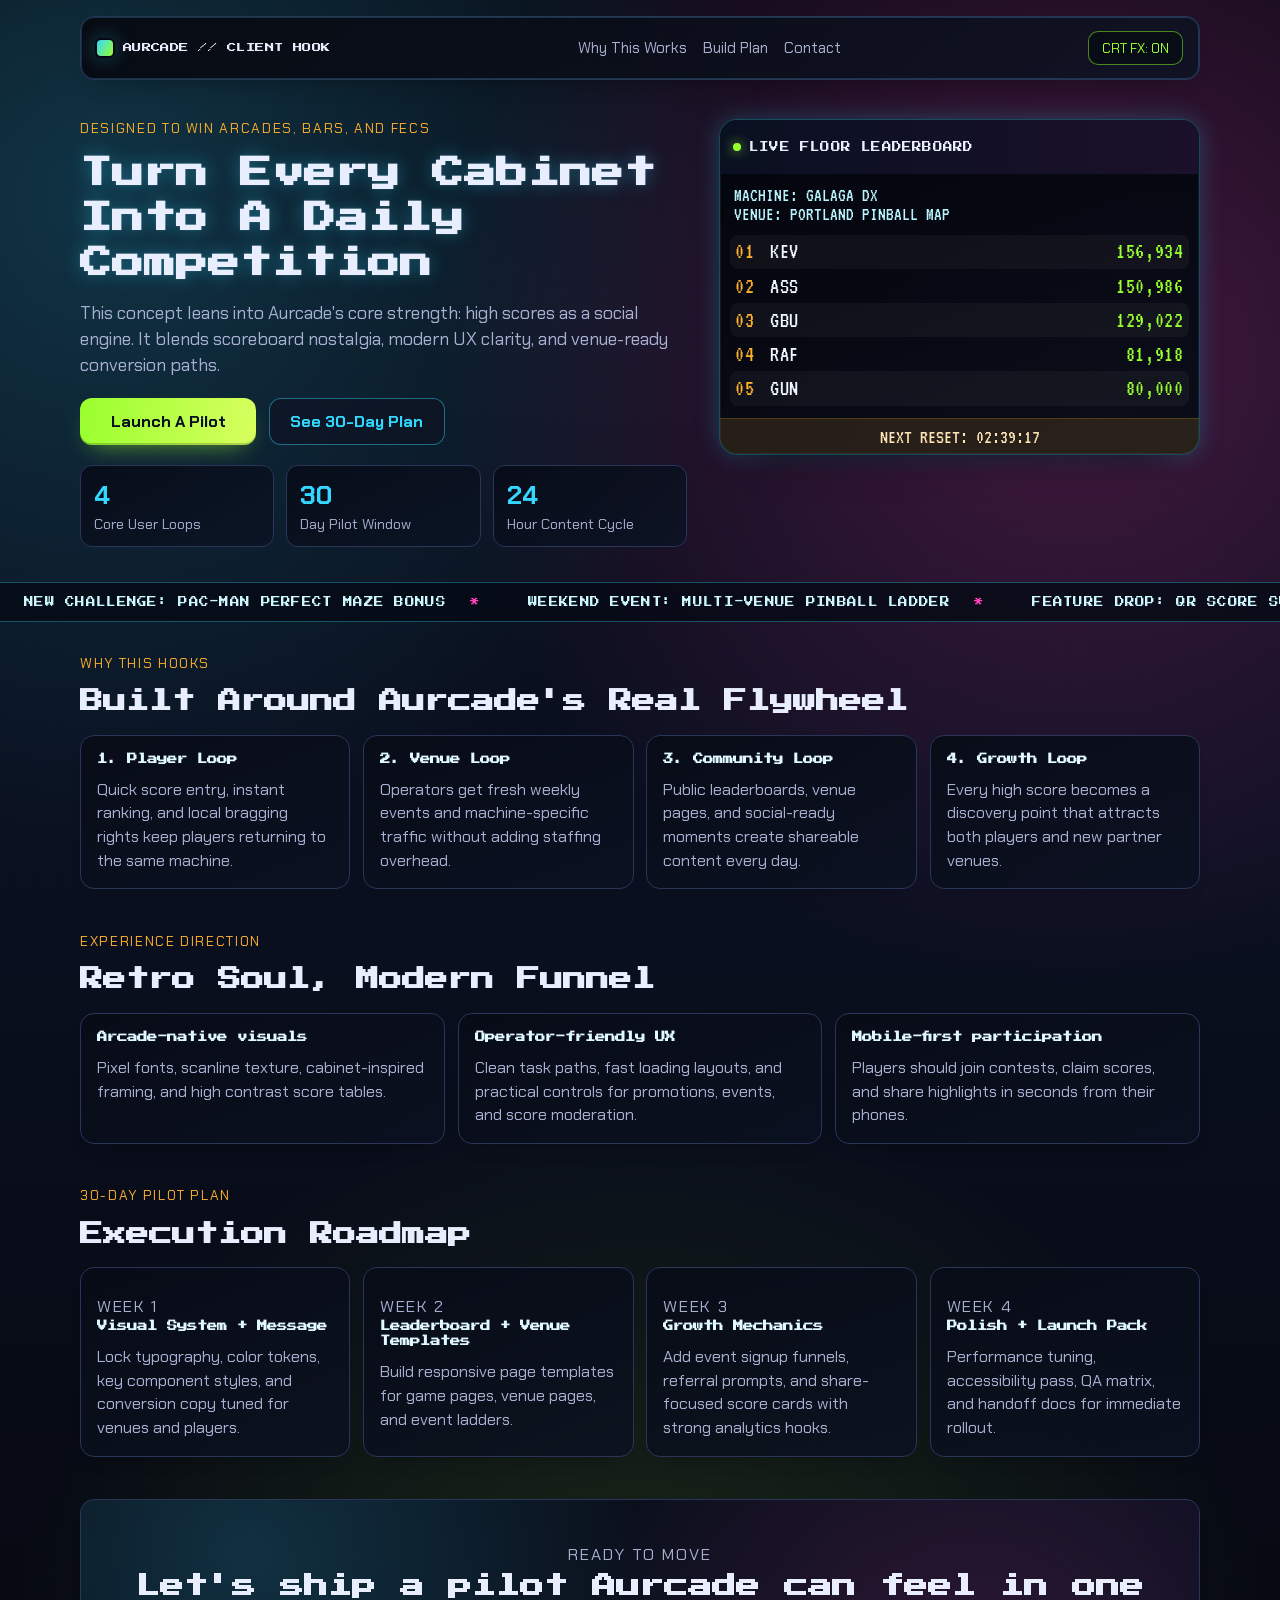
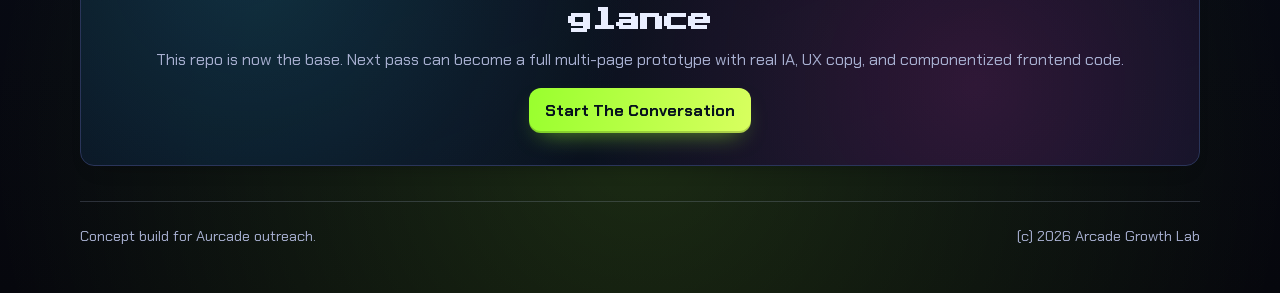
<file: hook-1/index.html>
<!doctype html>
<html lang="en">
  <head>
    <meta charset="UTF-8" />
    <meta name="viewport" content="width=device-width, initial-scale=1.0" />
    <title>Aurcade Client Hook Concept</title>
    <meta
      name="description"
      content="A conversion-first, retro-modern web concept designed to hook Aurcade as a client."
    />
    <link rel="preconnect" href="https://fonts.googleapis.com" />
    <link rel="preconnect" href="https://fonts.gstatic.com" crossorigin />
    <link
      href="https://fonts.googleapis.com/css2?family=Chakra+Petch:wght@400;500;700&family=Press+Start+2P&family=VT323&display=swap"
      rel="stylesheet"
    />
    <link rel="stylesheet" href="./styles.css" />
  </head>
  <body>
    <div class="scanlines" aria-hidden="true"></div>
    <div class="noise" aria-hidden="true"></div>

    <header class="topbar">
      <a class="brand" href="#top" aria-label="Home">
        <span class="brand-mark"></span>
        <span class="brand-text">AURCADE // CLIENT HOOK</span>
      </a>
      <nav class="menu" aria-label="Primary">
        <a href="#why">Why This Works</a>
        <a href="#build">Build Plan</a>
        <a href="#contact">Contact</a>
      </nav>
      <button class="fx-toggle" type="button" data-scan-toggle>
        CRT FX: ON
      </button>
    </header>

    <main id="top">
      <section class="hero container reveal">
        <div class="hero-copy">
          <p class="kicker">Designed to win arcades, bars, and FECs</p>
          <h1>Turn Every Cabinet Into A Daily Competition</h1>
          <p class="lede">
            This concept leans into Aurcade's core strength: high scores as a
            social engine. It blends scoreboard nostalgia, modern UX clarity,
            and venue-ready conversion paths.
          </p>
          <div class="hero-actions">
            <a class="btn btn-primary" href="#contact">Launch A Pilot</a>
            <a class="btn btn-ghost" href="#build">See 30-Day Plan</a>
          </div>
          <div class="hero-metrics">
            <article class="metric-card">
              <p class="metric-value countup" data-target="4">0</p>
              <p class="metric-label">Core User Loops</p>
            </article>
            <article class="metric-card">
              <p class="metric-value countup" data-target="30">0</p>
              <p class="metric-label">Day Pilot Window</p>
            </article>
            <article class="metric-card">
              <p class="metric-value countup" data-target="24">0</p>
              <p class="metric-label">Hour Content Cycle</p>
            </article>
          </div>
        </div>

        <aside class="scoreboard-frame" aria-label="Leaderboard preview">
          <header class="scoreboard-header">
            <span class="status-dot"></span>
            <p>LIVE FLOOR LEADERBOARD</p>
          </header>
          <div class="scoreboard-meta">
            <p class="machine">MACHINE: GALAGA DX</p>
            <p class="venue">VENUE: PORTLAND PINBALL MAP</p>
          </div>
          <ol class="score-list">
            <li>
              <span class="rank">01</span><span class="name">KEV</span
              ><span class="score">156,934</span>
            </li>
            <li>
              <span class="rank">02</span><span class="name">ASS</span
              ><span class="score">150,986</span>
            </li>
            <li>
              <span class="rank">03</span><span class="name">GBU</span
              ><span class="score">129,022</span>
            </li>
            <li>
              <span class="rank">04</span><span class="name">RAF</span
              ><span class="score">81,918</span>
            </li>
            <li>
              <span class="rank">05</span><span class="name">GUN</span
              ><span class="score">80,000</span>
            </li>
          </ol>
          <p class="scoreboard-foot">NEXT RESET: 02:39:17</p>
        </aside>
      </section>

      <section class="ticker-wrap" aria-label="Live activity feed">
        <div class="ticker-track">
          <span>NEW CHALLENGE: PAC-MAN PERFECT MAZE BONUS</span>
          <span>WEEKEND EVENT: MULTI-VENUE PINBALL LADDER</span>
          <span>FEATURE DROP: QR SCORE SUBMIT + VENUE PROFILE</span>
          <span>TOP COMMUNITY TAG: #ARCADENIGHT</span>
          <span>NEW CHALLENGE: PAC-MAN PERFECT MAZE BONUS</span>
          <span>WEEKEND EVENT: MULTI-VENUE PINBALL LADDER</span>
          <span>FEATURE DROP: QR SCORE SUBMIT + VENUE PROFILE</span>
          <span>TOP COMMUNITY TAG: #ARCADENIGHT</span>
        </div>
      </section>

      <section id="why" class="container section reveal">
        <header class="section-head">
          <p class="kicker">Why this hooks</p>
          <h2>Built Around Aurcade's Real Flywheel</h2>
        </header>
        <div class="loop-grid">
          <article class="loop-card">
            <h3>1. Player Loop</h3>
            <p>
              Quick score entry, instant ranking, and local bragging rights keep
              players returning to the same machine.
            </p>
          </article>
          <article class="loop-card">
            <h3>2. Venue Loop</h3>
            <p>
              Operators get fresh weekly events and machine-specific traffic
              without adding staffing overhead.
            </p>
          </article>
          <article class="loop-card">
            <h3>3. Community Loop</h3>
            <p>
              Public leaderboards, venue pages, and social-ready moments create
              shareable content every day.
            </p>
          </article>
          <article class="loop-card">
            <h3>4. Growth Loop</h3>
            <p>
              Every high score becomes a discovery point that attracts both
              players and new partner venues.
            </p>
          </article>
        </div>
      </section>

      <section class="container section reveal">
        <header class="section-head">
          <p class="kicker">Experience Direction</p>
          <h2>Retro Soul, Modern Funnel</h2>
        </header>
        <div class="panel-grid">
          <article class="panel">
            <h3>Arcade-native visuals</h3>
            <p>
              Pixel fonts, scanline texture, cabinet-inspired framing, and high
              contrast score tables.
            </p>
          </article>
          <article class="panel">
            <h3>Operator-friendly UX</h3>
            <p>
              Clean task paths, fast loading layouts, and practical controls for
              promotions, events, and score moderation.
            </p>
          </article>
          <article class="panel">
            <h3>Mobile-first participation</h3>
            <p>
              Players should join contests, claim scores, and share highlights
              in seconds from their phones.
            </p>
          </article>
        </div>
      </section>

      <section id="build" class="container section reveal">
        <header class="section-head">
          <p class="kicker">30-Day Pilot Plan</p>
          <h2>Execution Roadmap</h2>
        </header>
        <div class="roadmap">
          <article class="roadmap-step">
            <p class="step-label">Week 1</p>
            <h3>Visual System + Message</h3>
            <p>
              Lock typography, color tokens, key component styles, and conversion
              copy tuned for venues and players.
            </p>
          </article>
          <article class="roadmap-step">
            <p class="step-label">Week 2</p>
            <h3>Leaderboard + Venue Templates</h3>
            <p>
              Build responsive page templates for game pages, venue pages, and
              event ladders.
            </p>
          </article>
          <article class="roadmap-step">
            <p class="step-label">Week 3</p>
            <h3>Growth Mechanics</h3>
            <p>
              Add event signup funnels, referral prompts, and share-focused score
              cards with strong analytics hooks.
            </p>
          </article>
          <article class="roadmap-step">
            <p class="step-label">Week 4</p>
            <h3>Polish + Launch Pack</h3>
            <p>
              Performance tuning, accessibility pass, QA matrix, and handoff docs
              for immediate rollout.
            </p>
          </article>
        </div>
      </section>

      <section id="contact" class="container section reveal">
        <div class="contact-panel">
          <p class="kicker">Ready to move</p>
          <h2>Let's ship a pilot Aurcade can feel in one glance</h2>
          <p>
            This repo is now the base. Next pass can become a full multi-page
            prototype with real IA, UX copy, and componentized frontend code.
          </p>
          <a class="btn btn-primary" href="mailto:hello@yourstudio.com"
            >Start The Conversation</a
          >
        </div>
      </section>
    </main>

    <footer class="footer">
      <p>Concept build for Aurcade outreach.</p>
      <p>(c) <span id="year"></span> Arcade Growth Lab</p>
    </footer>

    <script src="./main.js"></script>
  </body>
</html>
</file>
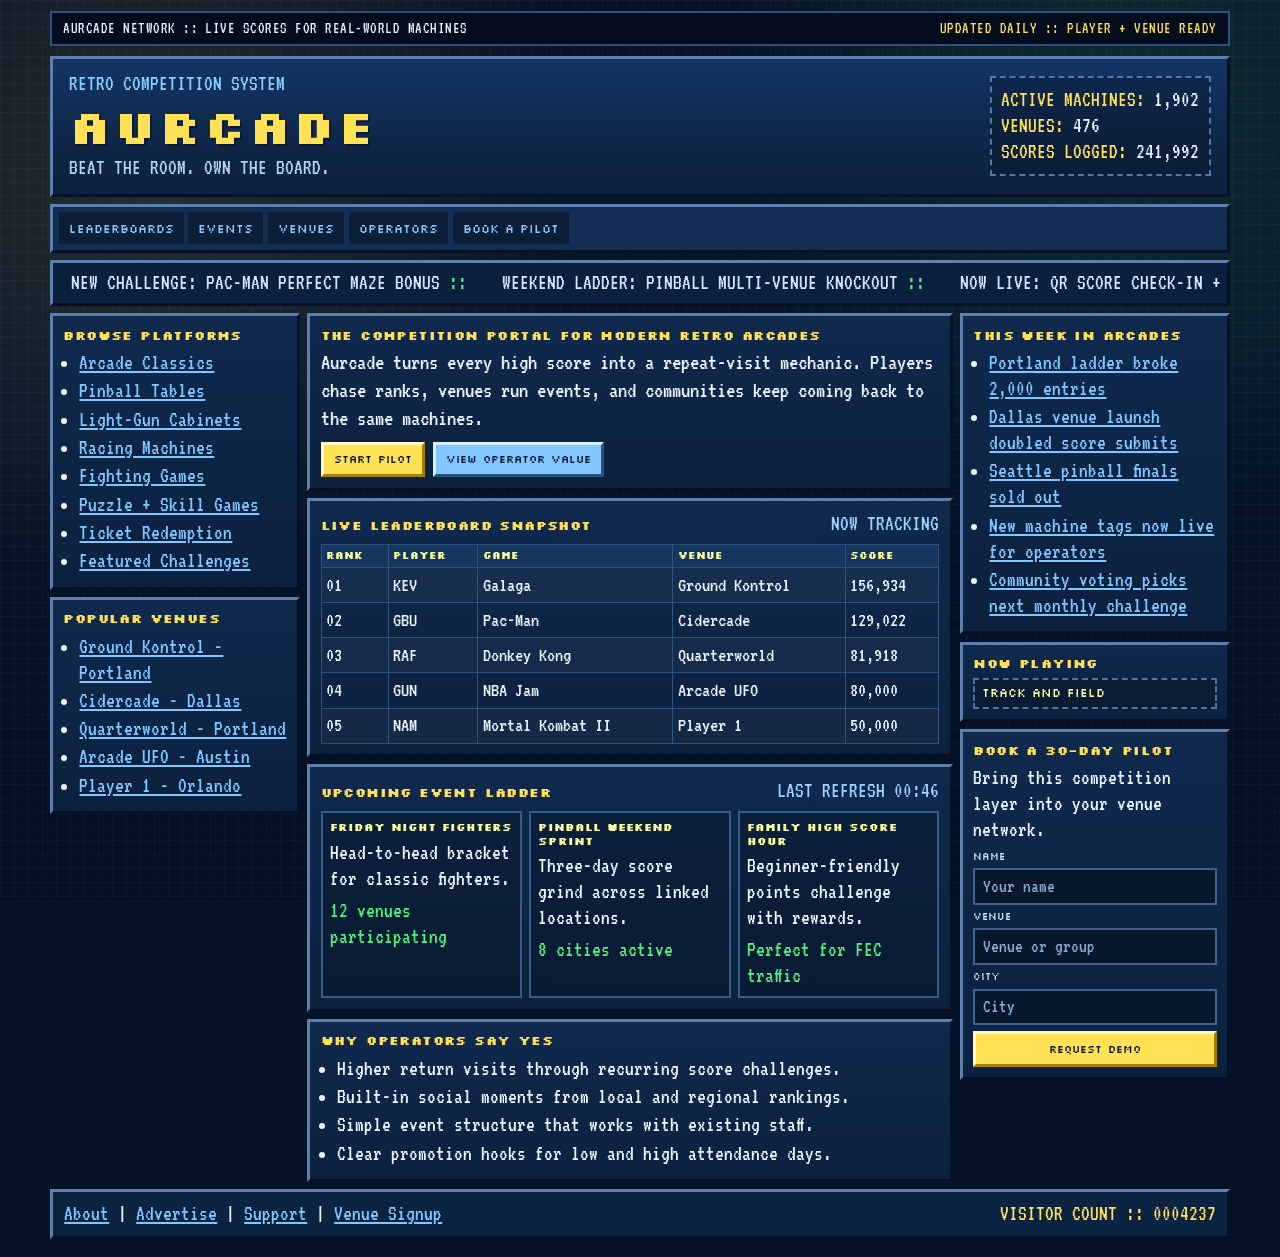
<file: hook-2/index.html>
<!doctype html>
<html lang="en">
  <head>
    <meta charset="UTF-8" />
    <meta name="viewport" content="width=device-width, initial-scale=1.0" />
    <title>Aurcade Hook 2 - Retro Arcade Portal</title>
    <meta
      name="description"
      content="Hook 2: a retro-first Aurcade concept inspired by classic arcade and directory-style web portals."
    />
    <link rel="preconnect" href="https://fonts.googleapis.com" />
    <link rel="preconnect" href="https://fonts.gstatic.com" crossorigin />
    <link
      href="https://fonts.googleapis.com/css2?family=Silkscreen:wght@400;700&family=VT323&display=swap"
      rel="stylesheet"
    />
    <link rel="stylesheet" href="./styles.css" />
  </head>
  <body>
    <div class="bg-grid" aria-hidden="true"></div>

    <header class="utility-bar">
      <p>AURCADE NETWORK :: LIVE SCORES FOR REAL-WORLD MACHINES</p>
      <p class="utility-right">UPDATED DAILY :: PLAYER + VENUE READY</p>
    </header>

    <div class="site-wrap">
      <header class="masthead bevel">
        <div class="logo-block">
          <p class="logo-eyebrow">RETRO COMPETITION SYSTEM</p>
          <h1>AURCADE</h1>
          <p class="logo-sub">BEAT THE ROOM. OWN THE BOARD.</p>
        </div>
        <div class="masthead-meta">
          <p><span class="meta-label">ACTIVE MACHINES:</span> 1,902</p>
          <p><span class="meta-label">VENUES:</span> 476</p>
          <p><span class="meta-label">SCORES LOGGED:</span> 241,992</p>
        </div>
      </header>

      <nav class="top-nav bevel" aria-label="Primary">
        <a href="#leaderboard">Leaderboards</a>
        <a href="#events">Events</a>
        <a href="#venues">Venues</a>
        <a href="#operators">Operators</a>
        <a href="#contact">Book A Pilot</a>
      </nav>

      <section class="marquee bevel" aria-label="Network feed">
        <div class="marquee-track">
          <span>NEW CHALLENGE: PAC-MAN PERFECT MAZE BONUS</span>
          <span>WEEKEND LADDER: PINBALL MULTI-VENUE KNOCKOUT</span>
          <span>NOW LIVE: QR SCORE CHECK-IN + VENUE BADGES</span>
          <span>TOP TAG THIS WEEK: #ARCADENIGHT</span>
          <span>NEW CHALLENGE: PAC-MAN PERFECT MAZE BONUS</span>
          <span>WEEKEND LADDER: PINBALL MULTI-VENUE KNOCKOUT</span>
          <span>NOW LIVE: QR SCORE CHECK-IN + VENUE BADGES</span>
          <span>TOP TAG THIS WEEK: #ARCADENIGHT</span>
        </div>
      </section>

      <div class="layout">
        <aside class="left-rail">
          <section class="panel bevel">
            <h2>Browse Platforms</h2>
            <ul class="link-list">
              <li><a href="#">Arcade Classics</a></li>
              <li><a href="#">Pinball Tables</a></li>
              <li><a href="#">Light-Gun Cabinets</a></li>
              <li><a href="#">Racing Machines</a></li>
              <li><a href="#">Fighting Games</a></li>
              <li><a href="#">Puzzle + Skill Games</a></li>
              <li><a href="#">Ticket Redemption</a></li>
              <li><a href="#">Featured Challenges</a></li>
            </ul>
          </section>

          <section class="panel bevel">
            <h2>Popular Venues</h2>
            <ul class="link-list">
              <li><a href="#">Ground Kontrol - Portland</a></li>
              <li><a href="#">Cidercade - Dallas</a></li>
              <li><a href="#">Quarterworld - Portland</a></li>
              <li><a href="#">Arcade UFO - Austin</a></li>
              <li><a href="#">Player 1 - Orlando</a></li>
            </ul>
          </section>
        </aside>

        <main class="center-column">
          <section class="panel hero-panel bevel">
            <h2>THE COMPETITION PORTAL FOR MODERN RETRO ARCADES</h2>
            <p>
              Aurcade turns every high score into a repeat-visit mechanic.
              Players chase ranks, venues run events, and communities keep coming
              back to the same machines.
            </p>
            <div class="hero-links">
              <a class="pixel-btn" href="#contact">START PILOT</a>
              <a class="pixel-btn alt" href="#operators">VIEW OPERATOR VALUE</a>
            </div>
          </section>

          <section id="leaderboard" class="panel bevel">
            <header class="panel-head">
              <h2>Live Leaderboard Snapshot</h2>
              <p class="blink">NOW TRACKING</p>
            </header>
            <table class="score-table">
              <thead>
                <tr>
                  <th>Rank</th>
                  <th>Player</th>
                  <th>Game</th>
                  <th>Venue</th>
                  <th>Score</th>
                </tr>
              </thead>
              <tbody>
                <tr>
                  <td>01</td>
                  <td>KEV</td>
                  <td>Galaga</td>
                  <td>Ground Kontrol</td>
                  <td>156,934</td>
                </tr>
                <tr>
                  <td>02</td>
                  <td>GBU</td>
                  <td>Pac-Man</td>
                  <td>Cidercade</td>
                  <td>129,022</td>
                </tr>
                <tr>
                  <td>03</td>
                  <td>RAF</td>
                  <td>Donkey Kong</td>
                  <td>Quarterworld</td>
                  <td>81,918</td>
                </tr>
                <tr>
                  <td>04</td>
                  <td>GUN</td>
                  <td>NBA Jam</td>
                  <td>Arcade UFO</td>
                  <td>80,000</td>
                </tr>
                <tr>
                  <td>05</td>
                  <td>NAM</td>
                  <td>Mortal Kombat II</td>
                  <td>Player 1</td>
                  <td>50,000</td>
                </tr>
              </tbody>
            </table>
          </section>

          <section id="events" class="panel bevel">
            <header class="panel-head">
              <h2>Upcoming Event Ladder</h2>
              <p>LAST REFRESH <span id="refresh-time">--:--</span></p>
            </header>
            <div class="event-grid">
              <article>
                <h3>Friday Night Fighters</h3>
                <p>Head-to-head bracket for classic fighters.</p>
                <p class="tag">12 venues participating</p>
              </article>
              <article>
                <h3>Pinball Weekend Sprint</h3>
                <p>Three-day score grind across linked locations.</p>
                <p class="tag">8 cities active</p>
              </article>
              <article>
                <h3>Family High Score Hour</h3>
                <p>Beginner-friendly points challenge with rewards.</p>
                <p class="tag">Perfect for FEC traffic</p>
              </article>
            </div>
          </section>

          <section id="operators" class="panel bevel">
            <h2>Why Operators Say Yes</h2>
            <ul class="value-list">
              <li>Higher return visits through recurring score challenges.</li>
              <li>Built-in social moments from local and regional rankings.</li>
              <li>Simple event structure that works with existing staff.</li>
              <li>Clear promotion hooks for low and high attendance days.</li>
            </ul>
          </section>
        </main>

        <aside class="right-rail">
          <section id="venues" class="panel bevel">
            <h2>This Week In Arcades</h2>
            <ul class="news-list">
              <li><a href="#">Portland ladder broke 2,000 entries</a></li>
              <li><a href="#">Dallas venue launch doubled score submits</a></li>
              <li><a href="#">Seattle pinball finals sold out</a></li>
              <li><a href="#">New machine tags now live for operators</a></li>
              <li><a href="#">Community voting picks next monthly challenge</a></li>
            </ul>
          </section>

          <section class="panel bevel">
            <h2>Now Playing</h2>
            <p class="now-playing" id="now-playing">Track and Field</p>
          </section>

          <section id="contact" class="panel bevel contact-panel">
            <h2>Book A 30-Day Pilot</h2>
            <p>Bring this competition layer into your venue network.</p>
            <form>
              <label for="name">Name</label>
              <input id="name" type="text" placeholder="Your name" />
              <label for="venue">Venue</label>
              <input id="venue" type="text" placeholder="Venue or group" />
              <label for="city">City</label>
              <input id="city" type="text" placeholder="City" />
              <button type="button" class="pixel-btn">REQUEST DEMO</button>
            </form>
          </section>
        </aside>
      </div>

      <footer class="footer bevel">
        <p>
          <a href="#">About</a> |
          <a href="#">Advertise</a> |
          <a href="#">Support</a> |
          <a href="#">Venue Signup</a>
        </p>
        <p class="counter">VISITOR COUNT :: <span id="counter">0004237</span></p>
      </footer>
    </div>

    <script src="./main.js"></script>
  </body>
</html>
</file>
<file: hook-1/styles.css>
:root {
  --bg-base: #05060c;
  --bg-elev: #101423;
  --ink: #e9eeff;
  --ink-dim: #a8b0d1;
  --c-cyan: #32d8ff;
  --c-lime: #99ff2e;
  --c-magenta: #ff3db8;
  --c-amber: #ffb12b;
  --line: #2a355a;
  --shadow: rgba(0, 0, 0, 0.45);
  --container: min(1120px, 92vw);
}

*,
*::before,
*::after {
  box-sizing: border-box;
}

html,
body {
  margin: 0;
  min-height: 100%;
}

html {
  scroll-behavior: smooth;
}

body {
  font-family: "Chakra Petch", "Trebuchet MS", sans-serif;
  color: var(--ink);
  background:
    radial-gradient(circle at 8% 10%, rgba(50, 216, 255, 0.2), transparent 32%),
    radial-gradient(circle at 84% 18%, rgba(255, 61, 184, 0.24), transparent 34%),
    radial-gradient(circle at 50% 92%, rgba(153, 255, 46, 0.14), transparent 35%),
    linear-gradient(180deg, #070913 0%, #0a1020 45%, #06070d 100%);
  position: relative;
  overflow-x: hidden;
}

body.scanlines-off .scanlines {
  opacity: 0;
}

.scanlines,
.noise {
  position: fixed;
  inset: 0;
  pointer-events: none;
  z-index: 1;
}

.scanlines {
  background: repeating-linear-gradient(
    to bottom,
    rgba(255, 255, 255, 0.04),
    rgba(255, 255, 255, 0.04) 1px,
    transparent 1px,
    transparent 3px
  );
  mix-blend-mode: soft-light;
  opacity: 0.3;
  transition: opacity 180ms ease;
}

.noise {
  background-image: radial-gradient(rgba(255, 255, 255, 0.08) 0.55px, transparent 0.55px);
  background-size: 3px 3px;
  opacity: 0.08;
}

.topbar,
main,
.footer {
  position: relative;
  z-index: 2;
}

.topbar {
  width: var(--container);
  margin: 1rem auto 0;
  padding: 0.9rem 1rem;
  border: 1px solid var(--line);
  background: linear-gradient(130deg, rgba(8, 10, 17, 0.95), rgba(13, 19, 35, 0.85));
  box-shadow:
    0 14px 26px -18px var(--shadow),
    inset 0 0 0 1px rgba(50, 216, 255, 0.2);
  border-radius: 14px;
  display: flex;
  align-items: center;
  gap: 0.8rem;
  justify-content: space-between;
  flex-wrap: wrap;
}

.brand {
  color: inherit;
  text-decoration: none;
  display: inline-flex;
  gap: 0.6rem;
  align-items: center;
}

.brand-mark {
  width: 16px;
  aspect-ratio: 1;
  background: linear-gradient(120deg, var(--c-cyan), var(--c-lime));
  border-radius: 4px;
  box-shadow:
    0 0 0 2px rgba(5, 7, 13, 0.9),
    0 0 20px rgba(50, 216, 255, 0.45);
}

.brand-text {
  font-family: "Press Start 2P", monospace;
  font-size: 0.58rem;
  letter-spacing: 0.05em;
  line-height: 1.5;
}

.menu {
  display: inline-flex;
  gap: 1rem;
}

.menu a {
  color: var(--ink-dim);
  text-decoration: none;
  font-size: 0.95rem;
}

.menu a:hover,
.menu a:focus-visible {
  color: var(--c-cyan);
}

.fx-toggle {
  border: 1px solid rgba(153, 255, 46, 0.5);
  background: rgba(9, 12, 21, 0.85);
  color: var(--c-lime);
  border-radius: 10px;
  padding: 0.45rem 0.8rem;
  font: inherit;
  font-size: 0.85rem;
  cursor: pointer;
}

.container {
  width: var(--container);
  margin-inline: auto;
}

.hero {
  padding: clamp(2rem, 3vw, 3rem) 0 1.4rem;
  display: grid;
  grid-template-columns: 1.2fr 0.95fr;
  gap: clamp(1rem, 2.8vw, 2rem);
  align-items: start;
}

.kicker {
  color: var(--c-amber);
  font-size: 0.86rem;
  text-transform: uppercase;
  letter-spacing: 0.12em;
  margin: 0 0 0.9rem;
}

h1,
h2 {
  margin: 0;
  font-family: "Press Start 2P", monospace;
  line-height: 1.4;
}

h1 {
  font-size: clamp(1.15rem, 2.5vw, 2rem);
  text-shadow:
    0 0 18px rgba(50, 216, 255, 0.35),
    0 0 2px rgba(255, 255, 255, 0.2);
}

.lede {
  margin: 1rem 0 0;
  color: var(--ink-dim);
  max-width: 64ch;
  font-size: clamp(1rem, 1.4vw, 1.2rem);
  line-height: 1.45;
}

.hero-actions {
  margin-top: 1.2rem;
  display: flex;
  gap: 0.8rem;
  flex-wrap: wrap;
}

.btn {
  display: inline-flex;
  align-items: center;
  justify-content: center;
  border-radius: 12px;
  padding: 0.75rem 1rem;
  text-decoration: none;
  font-weight: 700;
  min-width: 11rem;
  transition: transform 160ms ease;
}

.btn:hover,
.btn:focus-visible {
  transform: translateY(-2px);
}

.btn-primary {
  color: #06111d;
  background: linear-gradient(100deg, var(--c-lime), #d8ff5f);
  box-shadow:
    0 10px 24px -12px rgba(153, 255, 46, 0.65),
    inset 0 -2px 0 rgba(0, 0, 0, 0.18);
}

.btn-ghost {
  color: var(--c-cyan);
  border: 1px solid rgba(50, 216, 255, 0.45);
  background: rgba(15, 19, 35, 0.7);
}

.hero-metrics {
  margin-top: 1.25rem;
  display: grid;
  grid-template-columns: repeat(3, minmax(0, 1fr));
  gap: 0.75rem;
}

.metric-card {
  margin: 0;
  border: 1px solid var(--line);
  border-radius: 12px;
  background: linear-gradient(150deg, rgba(8, 12, 24, 0.95), rgba(11, 20, 36, 0.8));
  padding: 0.8rem;
}

.metric-value {
  margin: 0;
  font-size: clamp(1.2rem, 2vw, 1.65rem);
  color: var(--c-cyan);
  font-weight: 700;
}

.metric-label {
  margin: 0.2rem 0 0;
  color: var(--ink-dim);
  font-size: 0.9rem;
}

.scoreboard-frame {
  margin: 0;
  border: 1px solid rgba(50, 216, 255, 0.32);
  border-radius: 18px;
  overflow: hidden;
  background: linear-gradient(160deg, rgba(3, 5, 12, 0.98), rgba(9, 13, 24, 0.95));
  box-shadow:
    0 22px 35px -28px #000,
    0 0 0 1px rgba(255, 255, 255, 0.06) inset,
    0 0 24px rgba(50, 216, 255, 0.25);
}

.scoreboard-header {
  margin: 0;
  font-family: "Press Start 2P", monospace;
  font-size: 0.6rem;
  letter-spacing: 0.02em;
  background: linear-gradient(90deg, rgba(10, 17, 34, 0.95), rgba(28, 17, 44, 0.95));
  padding: 0.8rem;
  display: flex;
  gap: 0.5rem;
  align-items: center;
}

.status-dot {
  width: 8px;
  aspect-ratio: 1;
  border-radius: 99px;
  background: var(--c-lime);
  box-shadow: 0 0 12px rgba(153, 255, 46, 0.8);
}

.scoreboard-meta {
  padding: 0.75rem 0.85rem 0.4rem;
}

.scoreboard-meta p {
  margin: 0;
  color: #b9f5ff;
  font-family: "VT323", monospace;
  font-size: 1.2rem;
}

.score-list {
  list-style: none;
  margin: 0;
  padding: 0.25rem 0.6rem 0.8rem;
}

.score-list li {
  display: grid;
  grid-template-columns: 2.4ch 1fr auto;
  gap: 0.8rem;
  align-items: baseline;
  font-family: "VT323", monospace;
  font-size: 1.42rem;
  letter-spacing: 0.03em;
  color: #f2f6ff;
  padding: 0.35rem;
  border-radius: 8px;
}

.score-list li:nth-child(odd) {
  background: rgba(255, 255, 255, 0.04);
}

.score-list .rank {
  color: var(--c-amber);
}

.score-list .name {
  color: #f0f6ff;
}

.score-list .score {
  color: var(--c-lime);
}

.scoreboard-foot {
  margin: 0;
  background: rgba(255, 177, 43, 0.12);
  border-top: 1px solid rgba(255, 177, 43, 0.2);
  color: #ffe2b5;
  text-align: center;
  font-family: "VT323", monospace;
  font-size: 1.25rem;
  padding: 0.45rem 0.65rem;
}

.ticker-wrap {
  width: 100%;
  margin-top: 0.8rem;
  border-block: 1px solid rgba(50, 216, 255, 0.35);
  background: rgba(5, 10, 21, 0.8);
  overflow: hidden;
}

.ticker-track {
  display: inline-flex;
  width: max-content;
  white-space: nowrap;
  animation: ticker 30s linear infinite;
  will-change: transform;
}

.ticker-track span {
  font-family: "Press Start 2P", monospace;
  color: #ccf7ff;
  font-size: 0.6rem;
  padding: 0.85rem 1.5rem;
  letter-spacing: 0.03em;
}

.ticker-track span::after {
  content: "*";
  color: var(--c-magenta);
  margin-left: 1.5rem;
}

.section {
  padding: 2rem 0 0.65rem;
}

.section-head h2 {
  margin-top: 0.3rem;
  font-size: clamp(1rem, 2vw, 1.45rem);
}

.loop-grid,
.panel-grid {
  margin-top: 1rem;
  display: grid;
  gap: 0.8rem;
  grid-template-columns: repeat(4, minmax(0, 1fr));
}

.loop-card,
.panel,
.roadmap-step,
.contact-panel {
  border: 1px solid var(--line);
  border-radius: 14px;
  padding: 1rem;
  background: linear-gradient(160deg, rgba(8, 12, 23, 0.95), rgba(11, 18, 33, 0.8));
  box-shadow: 0 12px 20px -16px rgba(0, 0, 0, 0.45);
}

.loop-card h3,
.panel h3,
.roadmap-step h3 {
  margin: 0;
  font-family: "Press Start 2P", monospace;
  line-height: 1.45;
  font-size: 0.65rem;
  color: #e0f8ff;
}

.loop-card p,
.panel p,
.roadmap-step p,
.contact-panel p {
  margin: 0.7rem 0 0;
  color: var(--ink-dim);
  line-height: 1.45;
  font-size: 1.02rem;
}

.panel-grid {
  grid-template-columns: repeat(3, minmax(0, 1fr));
}

.roadmap {
  margin-top: 1rem;
  display: grid;
  gap: 0.8rem;
  grid-template-columns: repeat(4, minmax(0, 1fr));
}

.step-label {
  margin: 0;
  font-size: 0.8rem;
  color: var(--c-amber);
  text-transform: uppercase;
  letter-spacing: 0.1em;
}

.contact-panel {
  text-align: center;
  padding: clamp(1.2rem, 3vw, 2rem);
  background:
    radial-gradient(circle at 15% 20%, rgba(50, 216, 255, 0.17), transparent 40%),
    radial-gradient(circle at 80% 70%, rgba(255, 61, 184, 0.15), transparent 43%),
    linear-gradient(160deg, rgba(10, 14, 26, 0.96), rgba(10, 18, 35, 0.92));
}

.contact-panel h2 {
  font-size: clamp(1rem, 2.2vw, 1.5rem);
  margin-top: 0.2rem;
}

.contact-panel .btn {
  margin-top: 1rem;
}

.footer {
  width: var(--container);
  margin: 1.5rem auto 2rem;
  padding-top: 0.6rem;
  border-top: 1px solid rgba(168, 176, 209, 0.22);
  display: flex;
  justify-content: space-between;
  gap: 0.8rem;
  flex-wrap: wrap;
  color: var(--ink-dim);
  font-size: 0.92rem;
}

.reveal {
  opacity: 0;
  transform: translateY(14px);
  transition:
    opacity 520ms ease,
    transform 520ms ease;
}

.reveal.visible {
  opacity: 1;
  transform: translateY(0);
}

@keyframes ticker {
  from {
    transform: translateX(0%);
  }
  to {
    transform: translateX(-50%);
  }
}

@media (max-width: 1020px) {
  .hero {
    grid-template-columns: 1fr;
  }

  .loop-grid {
    grid-template-columns: repeat(2, minmax(0, 1fr));
  }

  .panel-grid {
    grid-template-columns: 1fr;
  }

  .roadmap {
    grid-template-columns: repeat(2, minmax(0, 1fr));
  }
}

@media (max-width: 700px) {
  .menu {
    width: 100%;
    justify-content: center;
  }

  .hero-metrics {
    grid-template-columns: 1fr;
  }

  .loop-grid,
  .roadmap {
    grid-template-columns: 1fr;
  }

  .ticker-track span {
    font-size: 0.54rem;
  }

  .scoreboard-header {
    font-size: 0.54rem;
  }
}
</file>
<file: hook-2/styles.css>
:root {
  --bg: #061326;
  --bg-mid: #0b1e38;
  --panel: #10294d;
  --panel-deep: #0d213f;
  --line-lite: #5f7fb0;
  --line-dark: #041127;
  --text: #e9f4ff;
  --text-dim: #b7d0ee;
  --link: #82c6ff;
  --link-hover: #fff59a;
  --accent: #ffe156;
  --accent-2: #4ff07f;
}

*,
*::before,
*::after {
  box-sizing: border-box;
}

html,
body {
  margin: 0;
  min-height: 100%;
}

body {
  font-family: "VT323", monospace;
  font-size: 1.35rem;
  line-height: 1.2;
  color: var(--text);
  background: var(--bg);
  position: relative;
}

.bg-grid {
  position: fixed;
  inset: 0;
  pointer-events: none;
  background:
    linear-gradient(rgba(255, 255, 255, 0.03) 1px, transparent 1px),
    linear-gradient(90deg, rgba(255, 255, 255, 0.03) 1px, transparent 1px),
    radial-gradient(circle at 12% 20%, rgba(255, 225, 86, 0.13), transparent 32%),
    radial-gradient(circle at 88% 12%, rgba(79, 240, 127, 0.12), transparent 30%),
    linear-gradient(180deg, #081428, #07152b 35%, #051024);
  background-size:
    14px 14px,
    14px 14px,
    auto,
    auto,
    auto;
  opacity: 0.95;
}

.utility-bar,
.site-wrap {
  position: relative;
  z-index: 1;
}

.utility-bar {
  width: min(1180px, 96vw);
  margin: 0.7rem auto 0;
  padding: 0.35rem 0.7rem;
  font-size: 1.02rem;
  letter-spacing: 0.03em;
  background: #050d1d;
  border: 2px solid #2f4f80;
  display: flex;
  justify-content: space-between;
  gap: 0.6rem;
  flex-wrap: wrap;
}

.utility-bar p {
  margin: 0;
}

.utility-right {
  color: var(--accent);
}

.site-wrap {
  width: min(1180px, 96vw);
  margin: 0.6rem auto 1.1rem;
}

.bevel {
  border-style: solid;
  border-width: 3px;
  border-top-color: var(--line-lite);
  border-left-color: var(--line-lite);
  border-right-color: var(--line-dark);
  border-bottom-color: var(--line-dark);
}

.masthead {
  background: linear-gradient(180deg, #133564, #0f274a 60%, #0d213f);
  padding: 0.8rem 1rem;
  display: flex;
  justify-content: space-between;
  gap: 1rem;
  align-items: center;
  flex-wrap: wrap;
}

.logo-block h1 {
  margin: 0;
  font-family: "Silkscreen", monospace;
  font-size: clamp(1.9rem, 4vw, 3rem);
  letter-spacing: 0.06em;
  color: var(--accent);
  text-shadow: 2px 2px 0 #0b1832;
}

.logo-eyebrow,
.logo-sub {
  margin: 0;
  color: var(--text-dim);
}

.logo-eyebrow {
  color: #85d0ff;
}

.masthead-meta {
  min-width: 200px;
  background: rgba(0, 0, 0, 0.2);
  padding: 0.6rem;
  border: 2px dashed #5376a8;
}

.masthead-meta p {
  margin: 0;
}

.meta-label {
  color: var(--accent);
}

.top-nav {
  margin-top: 0.45rem;
  background: #132d54;
  display: flex;
  flex-wrap: wrap;
  gap: 0.3rem;
  padding: 0.35rem;
}

.top-nav a {
  color: var(--link);
  text-decoration: none;
  font-family: "Silkscreen", monospace;
  font-size: 0.78rem;
  padding: 0.4rem 0.5rem;
  border: 2px solid transparent;
  background: #0c1e38;
}

.top-nav a:hover,
.top-nav a:focus-visible {
  color: #001833;
  background: var(--accent);
  border-color: #ffe97e;
}

.marquee {
  margin-top: 0.45rem;
  background: #0b1f3e;
  overflow: hidden;
}

.marquee-track {
  width: max-content;
  display: inline-flex;
  white-space: nowrap;
  animation: slide 26s linear infinite;
}

.marquee-track span {
  padding: 0.45rem 1.1rem;
  color: #d4e6ff;
}

.marquee-track span::after {
  content: " :: ";
  color: var(--accent-2);
}

.layout {
  margin-top: 0.45rem;
  display: grid;
  gap: 0.45rem;
  grid-template-columns: 250px 1fr 270px;
  align-items: start;
}

.panel {
  background: linear-gradient(180deg, var(--panel), var(--panel-deep));
  padding: 0.65rem;
}

.panel h2 {
  margin: 0;
  font-family: "Silkscreen", monospace;
  font-size: 0.84rem;
  color: var(--accent);
  letter-spacing: 0.03em;
}

.panel h3 {
  margin: 0;
  color: #f7ff9f;
  font-family: "Silkscreen", monospace;
  font-size: 0.7rem;
}

.panel p {
  margin: 0.4rem 0 0;
}

.panel + .panel {
  margin-top: 0.45rem;
}

.link-list,
.news-list,
.value-list {
  margin: 0.45rem 0 0;
  padding-left: 1rem;
}

.link-list li,
.news-list li,
.value-list li {
  margin: 0.15rem 0;
}

a {
  color: var(--link);
}

a:hover,
a:focus-visible {
  color: var(--link-hover);
}

.hero-panel p {
  font-size: 1.45rem;
}

.hero-links {
  margin-top: 0.6rem;
  display: flex;
  gap: 0.45rem;
  flex-wrap: wrap;
}

.pixel-btn {
  display: inline-block;
  background: #ffe156;
  color: #09142a;
  text-decoration: none;
  font-family: "Silkscreen", monospace;
  font-size: 0.68rem;
  padding: 0.5rem 0.65rem;
  border-style: solid;
  border-width: 3px;
  border-top-color: #fff7c6;
  border-left-color: #fff7c6;
  border-right-color: #a38000;
  border-bottom-color: #a38000;
  cursor: pointer;
}

.pixel-btn.alt {
  background: #82c6ff;
  border-top-color: #d8efff;
  border-left-color: #d8efff;
  border-right-color: #24557d;
  border-bottom-color: #24557d;
}

.pixel-btn:hover,
.pixel-btn:focus-visible {
  filter: brightness(1.07);
}

.panel-head {
  display: flex;
  justify-content: space-between;
  gap: 0.5rem;
  align-items: baseline;
  flex-wrap: wrap;
}

.panel-head p {
  margin: 0;
  color: #9ed1ff;
}

.score-table {
  width: 100%;
  margin-top: 0.45rem;
  border-collapse: collapse;
  font-size: 1.28rem;
}

.score-table th,
.score-table td {
  padding: 0.3rem;
  text-align: left;
  border: 1px solid #2f527f;
}

.score-table th {
  background: #16355f;
  color: #f7ff9f;
  font-family: "Silkscreen", monospace;
  font-size: 0.62rem;
}

.score-table tbody tr:nth-child(odd) {
  background: rgba(255, 255, 255, 0.03);
}

.event-grid {
  margin-top: 0.45rem;
  display: grid;
  gap: 0.45rem;
  grid-template-columns: repeat(3, minmax(0, 1fr));
}

.event-grid article {
  padding: 0.45rem;
  background: rgba(0, 0, 0, 0.2);
  border: 2px solid #355c8d;
}

.tag {
  color: var(--accent-2);
}

.now-playing {
  margin-top: 0.45rem;
  font-family: "Silkscreen", monospace;
  font-size: 0.74rem;
  color: #f7ff9f;
  background: #0a1b33;
  border: 2px dashed #4d74a7;
  padding: 0.4rem;
}

.contact-panel form {
  margin-top: 0.45rem;
  display: grid;
  gap: 0.35rem;
}

.contact-panel label {
  font-family: "Silkscreen", monospace;
  font-size: 0.65rem;
  color: #cde7ff;
}

.contact-panel input {
  width: 100%;
  border: 2px solid #3f6294;
  background: #09172d;
  color: #dff2ff;
  padding: 0.3rem 0.45rem;
  font: inherit;
  font-size: 1.2rem;
}

.contact-panel input::placeholder {
  color: #89aace;
}

.footer {
  margin-top: 0.45rem;
  padding: 0.55rem 0.7rem;
  background: #0d2342;
  display: flex;
  justify-content: space-between;
  gap: 0.6rem;
  flex-wrap: wrap;
}

.footer p {
  margin: 0;
}

.counter {
  color: var(--accent);
}

.blink {
  animation: blink 1.1s steps(1) infinite;
}

@keyframes slide {
  from {
    transform: translateX(0%);
  }
  to {
    transform: translateX(-50%);
  }
}

@keyframes blink {
  0%,
  50% {
    opacity: 1;
  }
  50.1%,
  100% {
    opacity: 0.35;
  }
}

@media (max-width: 1080px) {
  .layout {
    grid-template-columns: 1fr;
  }

  .left-rail,
  .right-rail {
    display: grid;
    gap: 0.45rem;
  }

  .left-rail .panel + .panel,
  .right-rail .panel + .panel {
    margin-top: 0;
  }

  .event-grid {
    grid-template-columns: 1fr;
  }
}

@media (max-width: 700px) {
  .utility-bar {
    font-size: 0.9rem;
  }

  .hero-panel p {
    font-size: 1.28rem;
  }

  .score-table {
    font-size: 1.1rem;
  }

  .top-nav a {
    width: 100%;
    text-align: center;
  }
}
</file>
